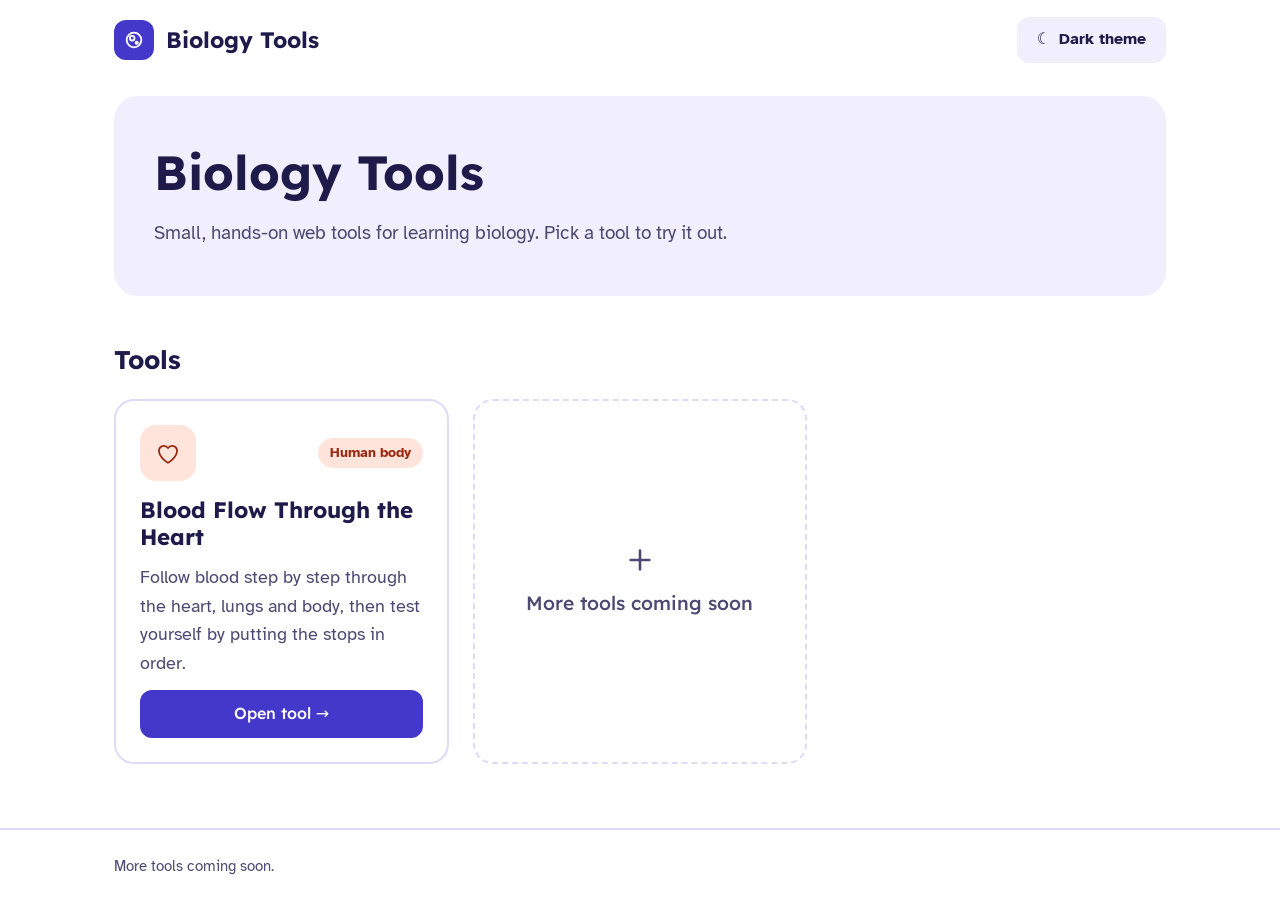
<file: index.html>
<!doctype html>
<html lang="en" data-theme="light">
<head>
  <meta charset="utf-8">
  <meta name="viewport" content="width=device-width, initial-scale=1">
  <title>Biology Tools</title>
  <script>try { if (localStorage.getItem("theme") === "dark") document.documentElement.dataset.theme = "dark"; } catch (e) {}</script>
  <link rel="preconnect" href="https://fonts.googleapis.com">
  <link rel="preconnect" href="https://fonts.gstatic.com" crossorigin>
  <link rel="stylesheet" href="https://fonts.googleapis.com/css2?family=Atkinson+Hyperlegible:wght@400;700&family=Lexend:wght@500;700&display=swap">
  <link rel="stylesheet" href="css/styles.css">
  <script src="js/theme.js" defer></script>
</head>
<body>
  <header class="site-header">
    <div class="container">
      <p class="site-title">
        <a href="./">
          <span class="logo-mark" aria-hidden="true">
            <svg width="22" height="22" viewBox="0 0 24 24" fill="none" stroke="currentColor" stroke-width="2" stroke-linecap="round" stroke-linejoin="round"><circle cx="12" cy="12" r="8"/><circle cx="10" cy="10" r="2.5"/><circle cx="15" cy="15" r="1.2"/></svg>
          </span>
          Biology Tools
        </a>
      </p>
      <button type="button" class="button theme-toggle" data-theme-toggle aria-pressed="false">
        <span data-theme-icon aria-hidden="true">☾</span>
        <span>Dark theme</span>
      </button>
    </div>
  </header>

  <main class="container">
    <section class="hero">
      <h1>Biology Tools</h1>
      <p class="intro">Small, hands-on web tools for learning biology. Pick a tool to try it out.</p>
    </section>

    <h2>Tools</h2>
    <!-- Add one <li class="card"> per tool. Each links to tools/<tool-name>/ -->
    <ul class="card-grid">
      <li class="card">
        <div class="card-top">
          <span class="card-icon" aria-hidden="true">
            <svg width="30" height="30" viewBox="0 0 40 40" fill="none" stroke="currentColor" stroke-width="2.4" stroke-linecap="round" stroke-linejoin="round"><path d="M20 33s-12-7-12-16a6.5 6.5 0 0 1 12-3.5A6.5 6.5 0 0 1 32 17c0 9-12 16-12 16z"/></svg>
          </span>
          <span class="tag">Human body</span>
        </div>
        <h3>Blood Flow Through the Heart</h3>
        <p>Follow blood step by step through the heart, lungs and body, then test yourself by putting the stops in order.</p>
        <a class="button button-primary" href="tools/heart-blood-flow/">Open tool →</a>
      </li>
      <li class="card card-placeholder">
        <svg width="32" height="32" viewBox="0 0 24 24" fill="none" stroke="currentColor" stroke-width="2" stroke-linecap="round" aria-hidden="true"><path d="M12 5v14M5 12h14"/></svg>
        <p>More tools coming soon</p>
      </li>
    </ul>
  </main>

  <footer class="site-footer">
    <div class="container">More tools coming soon.</div>
  </footer>
</body>
</html>
</file>
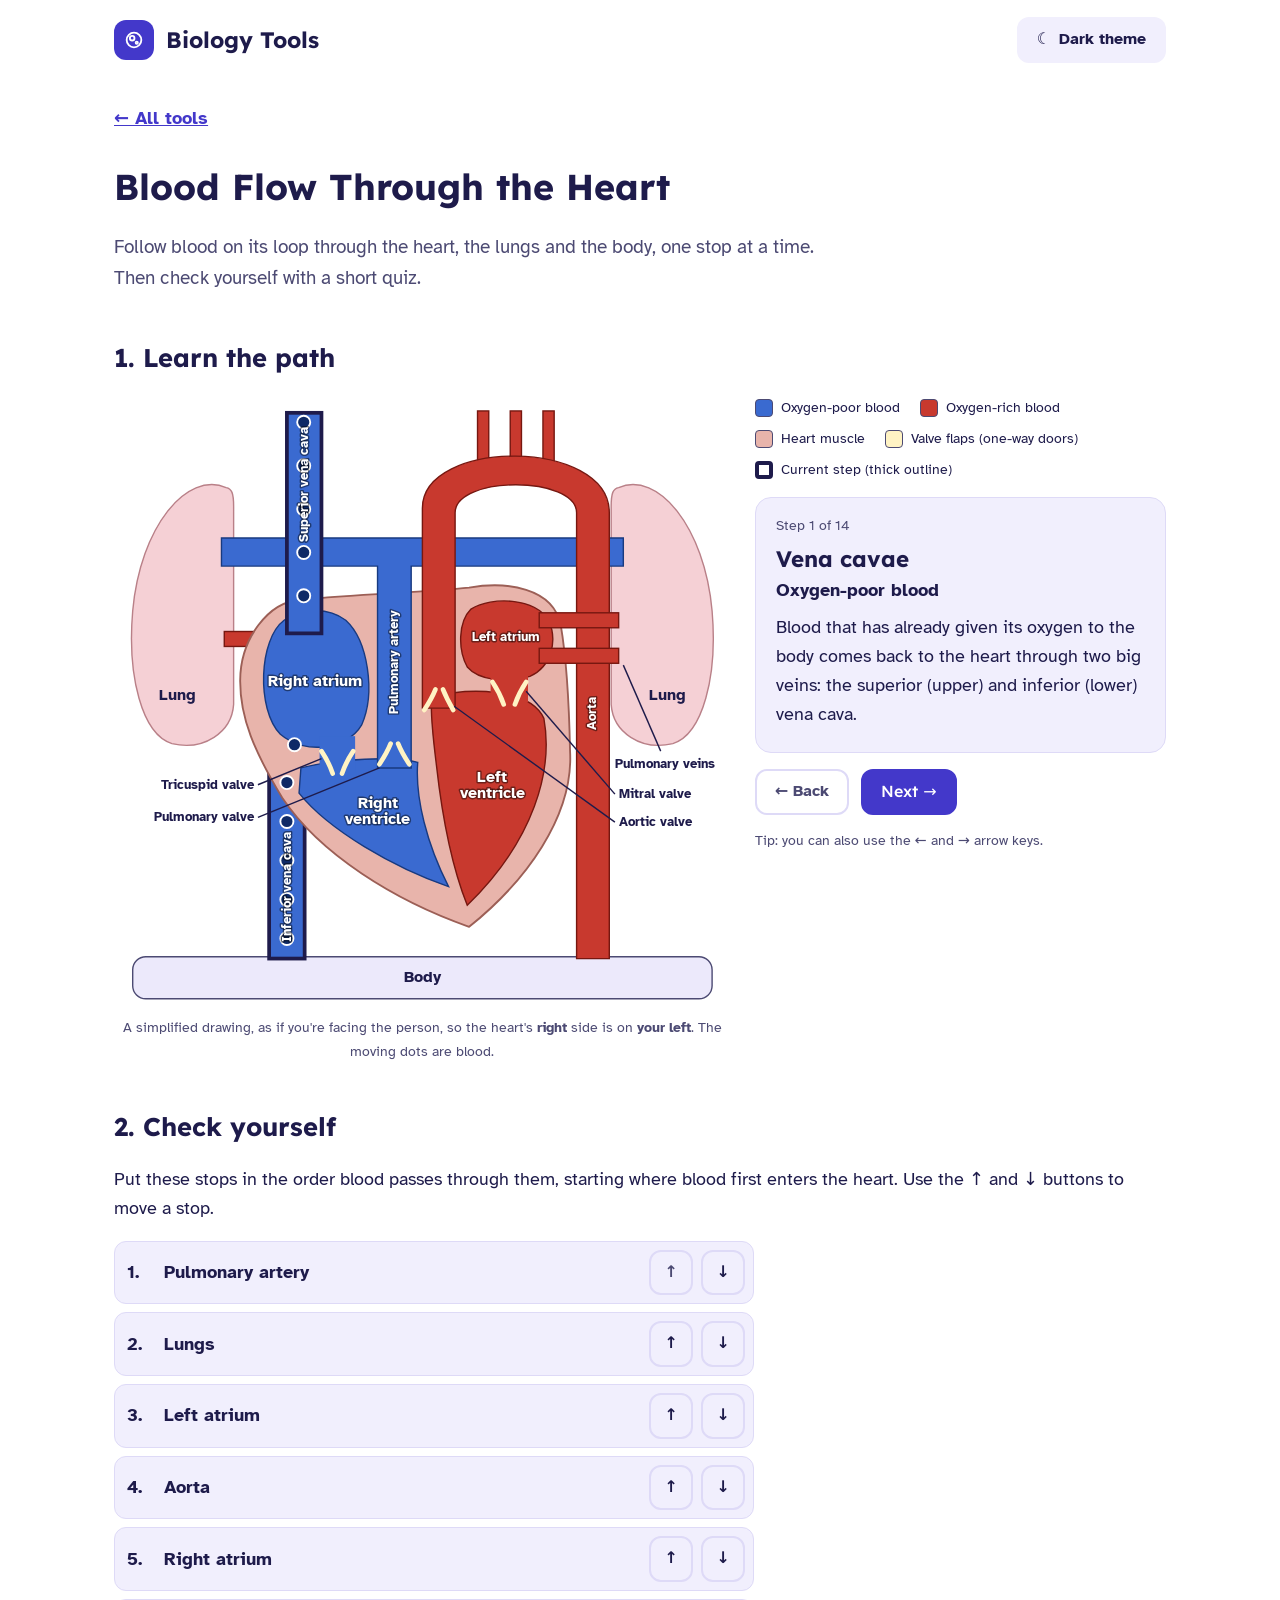
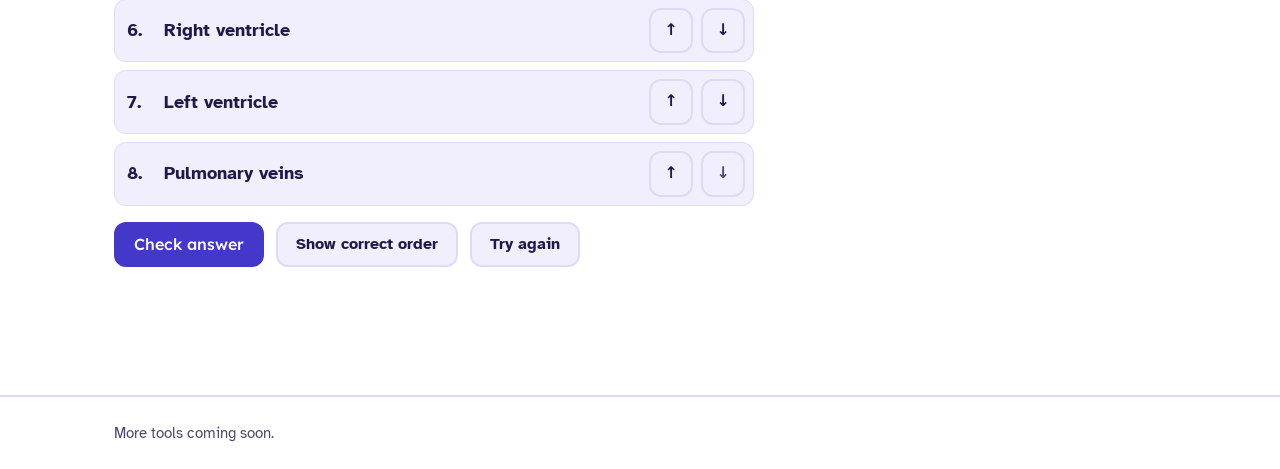
<file: tools/heart-blood-flow/index.html>
<!doctype html>
<html lang="en" data-theme="light">
<head>
  <meta charset="utf-8">
  <meta name="viewport" content="width=device-width, initial-scale=1">
  <title>Blood Flow Through the Heart · Biology Tools</title>
  <script>try { if (localStorage.getItem("theme") === "dark") document.documentElement.dataset.theme = "dark"; } catch (e) {}</script>
  <link rel="preconnect" href="https://fonts.googleapis.com">
  <link rel="preconnect" href="https://fonts.gstatic.com" crossorigin>
  <link rel="stylesheet" href="https://fonts.googleapis.com/css2?family=Atkinson+Hyperlegible:wght@400;700&family=Lexend:wght@500;700&display=swap">
  <link rel="stylesheet" href="../../css/styles.css">
  <link rel="stylesheet" href="heart.css">
  <script src="../../js/theme.js" defer></script>
  <script src="heart.js" defer></script>
</head>
<body>
  <header class="site-header">
    <div class="container">
      <p class="site-title">
        <a href="../../">
          <span class="logo-mark" aria-hidden="true">
            <svg width="22" height="22" viewBox="0 0 24 24" fill="none" stroke="currentColor" stroke-width="2" stroke-linecap="round" stroke-linejoin="round"><circle cx="12" cy="12" r="8"/><circle cx="10" cy="10" r="2.5"/><circle cx="15" cy="15" r="1.2"/></svg>
          </span>
          Biology Tools
        </a>
      </p>
      <button type="button" class="button theme-toggle" data-theme-toggle aria-pressed="false">
        <span data-theme-icon aria-hidden="true">☾</span>
        <span>Dark theme</span>
      </button>
    </div>
  </header>

  <main class="container">
    <a class="back-link" href="../../">← All tools</a>
    <h1>Blood Flow Through the Heart</h1>
    <p class="intro">Follow blood on its loop through the heart, the lungs and the body, one stop at a time. Then check yourself with a short quiz.</p>

    <!-- Part 1: step through the diagram -->
    <section class="learn" aria-labelledby="learn-heading">
      <h2 id="learn-heading">1. Learn the path</h2>

      <div class="learn-layout">
        <figure class="diagram">
          <svg viewBox="0 0 660 655" role="img" aria-labelledby="diagram-title diagram-desc">
            <title id="diagram-title">Drawing of the heart, lungs and body</title>
            <desc id="diagram-desc">A front view of the heart showing its four chambers, four valves and main blood vessels, with a lung on each side and the body below. The part for the current step is outlined, and moving dots show blood flowing through it.</desc>

            <!-- Drawn back to front: things drawn later sit on top. -->

            <!-- Body and lungs -->
            <g class="part" data-part="body">
              <rect class="shape body-fill" x="20" y="600" width="620" height="45" rx="14"/>
            </g>
            <g class="part" data-part="lungs">
              <path class="shape lung" d="M120 98 C78 80 28 140 20 230 C14 300 30 362 62 372 C96 380 126 360 128 330 L128 118 C128 104 126 99 120 98 Z"/>
              <path class="shape lung" d="M540 98 C582 80 632 140 640 230 C646 300 630 362 598 372 C564 380 534 360 532 330 L532 118 C532 104 534 99 540 98 Z"/>
            </g>

            <!-- Vessels that pass behind the heart -->
            <g class="part" data-part="pulmonary-veins">
              <rect class="shape o2-rich" x="118" y="252" width="60" height="16"/>
            </g>
            <g class="part" data-part="vena-cavae">
              <rect class="shape o2-poor" x="166" y="340" width="38" height="262"/>
            </g>

            <!-- Heart muscle wall -->
            <path class="muscle" d="M200 218 C165 220 135 260 135 305 C135 345 150 380 180 430 C220 490 300 540 380 568 C440 520 492 450 488 380 C487 330 484 280 478 245 C470 205 420 198 380 205 C330 210 260 212 200 218 Z"/>

            <!-- Chambers -->
            <g class="part" data-part="right-atrium">
              <path class="shape o2-poor" d="M182 240 C155 260 152 335 178 362 C205 385 250 378 265 352 C280 318 272 262 248 240 C228 225 200 228 182 240 Z"/>
            </g>
            <g class="part" data-part="right-ventricle">
              <path class="shape o2-poor" d="M200 398 C240 388 300 385 325 392 C322 430 335 480 358 525 C300 505 230 465 198 425 Z"/>
            </g>
            <g class="part" data-part="left-atrium">
              <path class="shape o2-rich" d="M382 228 C405 214 450 216 465 240 C475 262 468 290 445 300 C420 308 390 304 378 290 C368 272 368 242 382 228 Z"/>
            </g>
            <g class="part" data-part="left-ventricle">
              <path class="shape o2-rich" d="M340 322 C380 312 445 312 460 345 C470 400 450 475 378 545 C360 500 350 440 345 395 C342 370 338 340 340 322 Z"/>
            </g>

            <!-- Openings between atria and ventricles (where the valves sit) -->
            <rect class="o2-poor" x="220" y="364" width="38" height="38"/>
            <rect class="o2-rich" x="403" y="292" width="40" height="36"/>

            <!-- Vessels in front of the heart -->
            <g class="part" data-part="pulmonary-artery">
              <path class="shape o2-poor" d="M282 398 L282 182 L115 182 L115 152 L545 152 L545 182 L318 182 L318 398 Z"/>
            </g>
            <g class="part" data-part="vena-cavae">
              <rect class="shape o2-poor" x="185" y="18" width="37" height="236"/>
            </g>
            <g class="part" data-part="aorta">
              <rect class="shape o2-rich" x="389" y="16" width="12" height="70"/>
              <rect class="shape o2-rich" x="424" y="16" width="12" height="60"/>
              <rect class="shape o2-rich" x="459" y="16" width="12" height="70"/>
              <path class="shape o2-rich" d="M330 334 L330 120 C330 45 530 45 530 125 L530 602 L495 602 L495 125 C495 85 365 85 365 125 L365 334 Z"/>
            </g>
            <g class="part" data-part="pulmonary-veins">
              <rect class="shape o2-rich" x="455" y="232" width="85" height="16"/>
              <rect class="shape o2-rich" x="455" y="270" width="85" height="16"/>
            </g>

            <!-- Valves: two flaps each; the ring shows when it's the current step -->
            <g class="part valve" data-part="tricuspid-valve">
              <path class="flap" d="M222 380 Q230 392 234 404 M256 380 Q248 392 244 404"/>
              <circle class="ring" cx="239" cy="391" r="26"/>
            </g>
            <g class="part valve" data-part="pulmonary-valve">
              <path class="flap" d="M284 394 Q292 382 296 372 M316 394 Q308 382 304 372"/>
              <circle class="ring" cx="300" cy="384" r="26"/>
            </g>
            <g class="part valve" data-part="mitral-valve">
              <path class="flap" d="M405 306 Q413 318 417 330 M441 306 Q433 318 429 330"/>
              <circle class="ring" cx="423" cy="318" r="26"/>
            </g>
            <g class="part valve" data-part="aortic-valve">
              <path class="flap" d="M332 336 Q340 324 344 314 M363 336 Q356 324 352 314"/>
              <circle class="ring" cx="348" cy="326" r="26"/>
            </g>

            <!-- Labels outside the drawing, with pointer lines -->
            <g class="callouts" aria-hidden="true">
              <line x1="154" y1="416" x2="222" y2="388"/>
              <line x1="154" y1="451" x2="284" y2="398"/>
              <line x1="536" y1="426" x2="441" y2="316"/>
              <line x1="536" y1="456" x2="364" y2="332"/>
              <line x1="585" y1="380" x2="545" y2="288"/>
              <text class="label small end" x="150" y="416">Tricuspid valve</text>
              <text class="label small end" x="150" y="451">Pulmonary valve</text>
              <text class="label small start" x="540" y="426">Mitral valve</text>
              <text class="label small start" x="540" y="456">Aortic valve</text>
              <text class="label small" x="590" y="394">Pulmonary veins</text>
            </g>

            <!-- Invisible paths that the blood drops follow, one set per step -->
            <g class="routes">
              <path id="r-svc" d="M203 20 L203 252"/>
              <path id="r-ivc" d="M185 598 L185 400 L200 350"/>
              <path id="r-ra" d="M203 258 C190 300 210 350 239 372"/>
              <path id="r-tricuspid" d="M239 366 L239 412"/>
              <path id="r-rv" d="M239 410 C245 470 300 480 310 440 C315 420 302 410 300 398"/>
              <path id="r-pulmonary-valve" d="M300 402 L300 360"/>
              <path id="r-pa-left" d="M300 360 L300 167 L118 167"/>
              <path id="r-pa-right" d="M300 360 L300 167 L542 167"/>
              <path id="r-lung-left" d="M118 167 C40 175 36 300 125 260"/>
              <path id="r-lung-right" d="M542 167 C620 175 624 300 540 259"/>
              <path id="r-pv-top" d="M540 240 L462 240"/>
              <path id="r-pv-bottom" d="M540 278 L462 278"/>
              <path id="r-la" d="M466 262 C430 262 420 280 423 300"/>
              <path id="r-mitral" d="M423 294 L423 338"/>
              <path id="r-lv" d="M423 335 C450 430 400 525 378 480 C362 430 350 380 348 345"/>
              <path id="r-aortic-valve" d="M348 348 L348 300"/>
              <path id="r-aorta" d="M348 300 L348 125 C348 62 512 62 512 125 L512 600"/>
              <path id="r-body" d="M512 600 L512 622 L185 622 L185 600"/>
            </g>

            <!-- heart.js draws the moving blood drops in here -->
            <g id="drops" aria-hidden="true"></g>

            <!-- Names of the parts, drawn last so the drops never cover them -->
            <g class="labels" aria-hidden="true">
              <text class="label" x="330" y="622">Body</text>
              <text class="label" x="68" y="320">Lung</text>
              <text class="label" x="592" y="320">Lung</text>
              <text class="label on-blood small" transform="translate(185 525) rotate(-90)">Inferior vena cava</text>
              <text class="label on-blood" x="215" y="305">Right atrium</text>
              <text class="label on-blood" x="282" y="436"><tspan x="282">Right</tspan><tspan x="282" dy="17">ventricle</tspan></text>
              <text class="label on-blood small" x="420" y="258">Left atrium</text>
              <text class="label on-blood" x="405" y="408"><tspan x="405">Left</tspan><tspan x="405" dy="17">ventricle</tspan></text>
              <text class="label on-blood small" transform="translate(300 285) rotate(-90)">Pulmonary artery</text>
              <text class="label on-blood small" transform="translate(203 95) rotate(-90)">Superior vena cava</text>
              <text class="label on-blood small" transform="translate(512 340) rotate(-90)">Aorta</text>
            </g>
          </svg>
          <figcaption>A simplified drawing, as if you're facing the person, so the heart's <strong>right</strong> side is on <strong>your left</strong>. The moving dots are blood.</figcaption>
        </figure>

        <div class="step-area">
          <ul class="legend">
            <li><span class="swatch o2-poor" aria-hidden="true"></span>Oxygen-poor blood</li>
            <li><span class="swatch o2-rich" aria-hidden="true"></span>Oxygen-rich blood</li>
            <li><span class="swatch muscle" aria-hidden="true"></span>Heart muscle</li>
            <li><span class="swatch valve" aria-hidden="true"></span>Valve flaps (one-way doors)</li>
            <li><span class="swatch current" aria-hidden="true"></span>Current step (thick outline)</li>
          </ul>

          <!-- aria-live: screen readers read out each new step -->
          <div class="step-panel" aria-live="polite">
            <p class="step-count" id="step-count"></p>
            <h3 id="step-name"></h3>
            <p class="step-oxygen" id="step-oxygen"></p>
            <p id="step-text"></p>
          </div>

          <div class="step-controls">
            <button type="button" class="button" id="step-back">← Back</button>
            <button type="button" class="button button-primary" id="step-next">Next →</button>
          </div>
          <p class="hint">Tip: you can also use the ← and → arrow keys.</p>
        </div>
      </div>
    </section>

    <!-- Part 2: ordering quiz -->
    <section class="quiz" id="quiz" aria-labelledby="quiz-heading">
      <h2 id="quiz-heading">2. Check yourself</h2>
      <p>Put these stops in the order blood passes through them, starting where blood first enters the heart. Use the ↑ and ↓ buttons to move a stop.</p>

      <ol class="quiz-list" id="quiz-list"></ol>

      <div class="quiz-controls">
        <button type="button" class="button button-primary" id="quiz-check">Check answer</button>
        <button type="button" class="button" id="quiz-show">Show correct order</button>
        <button type="button" class="button" id="quiz-reset">Try again</button>
      </div>
      <p class="quiz-result" id="quiz-result" aria-live="polite"></p>
    </section>
  </main>

  <footer class="site-footer">
    <div class="container">More tools coming soon.</div>
  </footer>
</body>
</html>
</file>
<file: css/styles.css>
/* Shared styles for every page in the portal.
   Visual design: "Bright Classroom". Lexend for headings, Atkinson
   Hyperlegible (a font designed to be easy to read) for body text,
   indigo and coral colors.
   All colors live in CSS variables so the light and dark themes
   swap them in one place. */

:root,
:root[data-theme="light"] {
  color-scheme: light;
  --bg: #ffffff;
  --surface: #f1effd;
  --text: #1e1b4b;
  --muted: #4c4a73;
  --border: #dedaf7;
  --accent: #4338ca;
  --on-accent: #ffffff;
  --tag-bg: #ffe4dc;
  --tag-text: #9a2b12;
}

:root[data-theme="dark"] {
  color-scheme: dark;
  --bg: #15132b;
  --surface: #211e40;
  --text: #eeedfb;
  --muted: #b4b1d6;
  --border: #34305c;
  --accent: #a5b4fc;
  --on-accent: #15132b;
  --tag-bg: #4a2418;
  --tag-text: #ffc8b5;
}

*,
*::before,
*::after {
  box-sizing: border-box;
}

body {
  margin: 0;
  background: var(--bg);
  color: var(--text);
  font-family: "Atkinson Hyperlegible", system-ui, -apple-system, "Segoe UI", sans-serif;
  font-size: 1.125rem;
  line-height: 1.6;
}

h1,
h2,
h3,
.site-title {
  font-family: "Lexend", system-ui, sans-serif;
  font-weight: 700;
  line-height: 1.2;
}

a {
  color: var(--accent);
}

:focus-visible {
  outline: 3px solid var(--accent);
  outline-offset: 2px;
}

.container {
  width: 100%;
  max-width: 1100px;
  margin: 0 auto;
  padding-inline: 16px;
}

/* Header */

.site-header .container {
  display: flex;
  flex-wrap: wrap;
  align-items: center;
  justify-content: space-between;
  gap: 12px;
  min-height: 80px;
  padding-block: 12px;
}

.site-title {
  margin: 0;
  font-size: 1.25rem;
}

.site-title a {
  display: flex;
  align-items: center;
  gap: 12px;
  color: var(--text);
  text-decoration: none;
}

.logo-mark {
  display: flex;
  align-items: center;
  justify-content: center;
  width: 40px;
  height: 40px;
  border-radius: 12px;
  background: var(--accent);
  color: var(--on-accent);
}

/* Buttons (also used for links that look like buttons) */

.button {
  display: inline-flex;
  align-items: center;
  justify-content: center;
  gap: 8px;
  min-height: 44px;
  padding: 8px 18px;
  border: 2px solid var(--border);
  border-radius: 12px;
  background: var(--surface);
  color: var(--text);
  font: inherit;
  font-size: 1rem;
  font-weight: 700;
  text-decoration: none;
  cursor: pointer;
}

.button:hover {
  border-color: var(--accent);
}

/* The main action on a page or card */
.button-primary {
  border-color: var(--accent);
  background: var(--accent);
  color: var(--on-accent);
  font-family: "Lexend", system-ui, sans-serif;
  font-weight: 500;
}

.button:disabled {
  border-color: var(--border);
  background: transparent;
  color: var(--muted);
  cursor: not-allowed;
}

.theme-toggle {
  flex-shrink: 0;
  border-color: transparent;
}

/* Main content */

main {
  padding: 16px 0 64px;
}

.intro {
  max-width: 60ch;
  margin: 16px 0 0;
  color: var(--muted);
  font-size: 1.2rem;
}

/* The intro panel at the top of the homepage */
.hero {
  padding: 32px 24px;
  border-radius: 24px;
  background: var(--surface);
}

.hero h1 {
  margin: 0;
  font-size: 2.25rem;
}

h2 {
  margin: 48px 0 24px;
  font-size: 1.6rem;
}

/* Tool cards: one column on phones, more as the screen widens */

.card-grid {
  display: grid;
  grid-template-columns: repeat(auto-fill, minmax(min(100%, 300px), 1fr));
  gap: 24px;
  margin: 0;
  padding: 0;
  list-style: none;
}

.card {
  display: flex;
  flex-direction: column;
  gap: 12px;
  padding: 24px;
  border: 2px solid var(--border);
  border-radius: 20px;
  background: var(--bg);
}

.card-top {
  display: flex;
  align-items: center;
  justify-content: space-between;
  gap: 12px;
}

.card-icon {
  display: flex;
  align-items: center;
  justify-content: center;
  width: 56px;
  height: 56px;
  border-radius: 16px;
  background: var(--tag-bg);
  color: var(--tag-text);
}

.card h3 {
  margin: 4px 0 0;
  font-size: 1.4rem;
}

.card p {
  margin: 0;
  color: var(--muted);
}

.tag {
  padding: 4px 12px;
  border-radius: 999px;
  background: var(--tag-bg);
  color: var(--tag-text);
  font-size: 0.875rem;
  font-weight: 700;
}

.card .button {
  margin-top: auto;
  min-height: 48px;
}

/* Dashed card that marks where future tools will appear */
.card-placeholder {
  align-items: center;
  justify-content: center;
  min-height: 240px;
  border-style: dashed;
  color: var(--muted);
  text-align: center;
}

.card-placeholder p {
  font-family: "Lexend", system-ui, sans-serif;
  font-size: 1.2rem;
  font-weight: 500;
}

/* Tool pages */

.back-link {
  display: inline-block;
  padding: 8px 0;
  font-weight: 700;
}

.site-footer {
  border-top: 2px solid var(--border);
  padding: 24px 0;
  color: var(--muted);
  font-size: 0.95rem;
}

/* Small phones: keep the site name and theme button on one line */
@media (max-width: 420px) {
  .site-header .container {
    flex-wrap: nowrap;
  }

  .site-title {
    min-width: 0;
    font-size: 1.1rem;
  }

  .site-title a {
    gap: 10px;
  }

  .logo-mark {
    flex-shrink: 0;
    width: 34px;
    height: 34px;
  }

  .theme-toggle {
    padding-inline: 12px;
  }
}

@media (min-width: 600px) {
  .container {
    padding-inline: 24px;
  }

  .site-title {
    font-size: 1.4rem;
  }

  .hero {
    padding: 48px 40px;
  }

  .hero h1 {
    font-size: 3rem;
  }
}
</file>
<file: tools/heart-blood-flow/heart.css>
/* Styles for the Blood Flow Through the Heart tool.
   Kept plain; the extra colors are the ones the drawing needs:
   blue/red blood, heart muscle, lungs and valve flaps. */

:root,
:root[data-theme="light"] {
  /* Blood colors are the same in both themes; white text sits on them */
  --blood-poor: #3a6ad0;
  --blood-poor-edge: #183a80;
  --blood-rich: #c8392e;
  --blood-rich-edge: #761710;
  --drop-poor: #0f2a66;
  --drop-rich: #5c0c08;
  --flap: #fff3c4;
  --muscle: #e8b4ab;
  --muscle-edge: #9c5f56;
  --lung: #f5d0d5;
  --lung-edge: #b98088;
  --neutral-fill: #ece9fb;
  --correct: #1d6b35;
  --incorrect: #a8231b;
}

:root[data-theme="dark"] {
  --muscle: #7a4540;
  --muscle-edge: #b07a72;
  --lung: #4a2c33;
  --lung-edge: #8a5a63;
  --neutral-fill: #2a2650;
  --correct: #7ad69a;
  --incorrect: #ff9a90;
}

section {
  margin-top: 40px;
}

/* Diagram next to the step text on wide screens, stacked on narrow ones */

.learn-layout {
  display: grid;
  gap: 24px;
}

@media (min-width: 900px) {
  .learn-layout {
    grid-template-columns: minmax(0, 3fr) minmax(0, 2fr);
    align-items: start;
  }
}

.diagram {
  margin: 0;
}

.diagram svg {
  display: block;
  width: 100%;
  max-width: 640px;
  height: auto;
  margin: 0 auto;
}

.diagram figcaption {
  margin-top: 8px;
  color: var(--muted);
  font-size: 0.9rem;
  text-align: center;
}

/* Drawing */

.shape {
  stroke-width: 1.5;
}

.o2-poor { fill: var(--blood-poor); stroke: var(--blood-poor-edge); }
.o2-rich { fill: var(--blood-rich); stroke: var(--blood-rich-edge); }
rect.o2-poor:not(.shape),
rect.o2-rich:not(.shape) { stroke: none; }

.muscle { fill: var(--muscle); stroke: var(--muscle-edge); stroke-width: 2; }
.lung { fill: var(--lung); stroke: var(--lung-edge); }
.body-fill { fill: var(--neutral-fill); stroke: var(--muted); }

.flap {
  fill: none;
  stroke: var(--flap);
  stroke-width: 5;
  stroke-linecap: round;
}

/* The current step: a thick outline, or a ring around a valve */
.part.is-active .shape {
  stroke: var(--text);
  stroke-width: 4;
}

.ring {
  display: none;
  fill: none;
  stroke: var(--text);
  stroke-width: 4;
}

.part.is-active .ring {
  display: inline;
}

.label {
  fill: var(--text);
  font-size: 17px;
  font-weight: 600;
  text-anchor: middle;
  dominant-baseline: central;
}

/* White names on blood get a faint dark edge, so they stay readable over drops */
.label.on-blood {
  fill: #ffffff;
  stroke: rgba(0, 0, 0, 0.45);
  stroke-width: 3px;
  stroke-linejoin: round;
  paint-order: stroke;
}
.label.small { font-size: 14px; }
.label.start { text-anchor: start; }
.label.end { text-anchor: end; }

.callouts line {
  stroke: var(--text);
  stroke-width: 1.5;
}

.routes path {
  fill: none;
  stroke: none;
}

.drop {
  stroke: #ffffff;
  stroke-width: 2;
}

/* Legend */

.legend {
  display: flex;
  flex-wrap: wrap;
  gap: 8px 20px;
  margin: 0 0 16px;
  padding: 0;
  list-style: none;
  font-size: 0.9rem;
}

.legend li {
  display: flex;
  align-items: center;
  gap: 8px;
}

.swatch {
  display: inline-block;
  width: 18px;
  height: 18px;
  border: 1.5px solid var(--muted);
  border-radius: 4px;
}

.swatch.o2-poor { background: var(--blood-poor); }
.swatch.o2-rich { background: var(--blood-rich); }
.swatch.muscle { background: var(--muscle); }
.swatch.valve { background: var(--flap); }
.swatch.current { border: 4px solid var(--text); }

/* Step text */

.step-panel {
  min-height: 15rem;
  padding: 16px 20px;
  border: 1px solid var(--border);
  border-radius: 16px;
  background: var(--surface);
}

.step-panel h3 {
  margin: 0 0 4px;
  font-size: 1.4rem;
}

.step-panel p {
  margin: 0 0 8px;
}

.step-count {
  color: var(--muted);
  font-size: 0.9rem;
}

.step-oxygen {
  font-weight: 600;
}

.step-controls,
.quiz-controls {
  display: flex;
  flex-wrap: wrap;
  gap: 12px;
  margin-top: 16px;
}

.hint {
  color: var(--muted);
  font-size: 0.9rem;
}

/* Quiz */

.quiz-list {
  max-width: 640px;
  margin: 16px 0 0;
  padding: 0;
  list-style: none;
  counter-reset: stop;
}

.quiz-list li {
  display: flex;
  align-items: center;
  gap: 8px;
  margin-bottom: 8px;
  padding: 8px 8px 8px 12px;
  border: 1px solid var(--border);
  border-radius: 12px;
  background: var(--surface);
  counter-increment: stop;
}

.quiz-list li::before {
  content: counter(stop) ".";
  min-width: 1.6em;
  font-weight: 700;
}

.quiz-item-name {
  flex: 1;
  font-weight: 600;
}

.quiz-item-result {
  font-size: 0.9rem;
  font-weight: 600;
}

.quiz-list li.correct {
  border: 2px solid var(--correct);
}

.quiz-list li.correct .quiz-item-result {
  color: var(--correct);
}

.quiz-list li.incorrect {
  border: 2px solid var(--incorrect);
}

.quiz-list li.incorrect .quiz-item-result {
  color: var(--incorrect);
}

.quiz-list .move {
  min-width: 44px;
  padding: 8px;
  justify-content: center;
}

.quiz-result {
  min-height: 1.6em;
  font-size: 1.1rem;
  font-weight: 700;
}

/* On narrow phones, let the result text wrap under the name */
@media (max-width: 420px) {
  .quiz-list li {
    flex-wrap: wrap;
  }

  .quiz-item-name {
    flex-basis: calc(100% - 140px);
  }

  .quiz-item-result {
    order: 5;
    flex-basis: 100%;
    padding-left: calc(1.6em + 8px);
  }

  .quiz-item-result:empty {
    display: none;
  }
}
</file>
